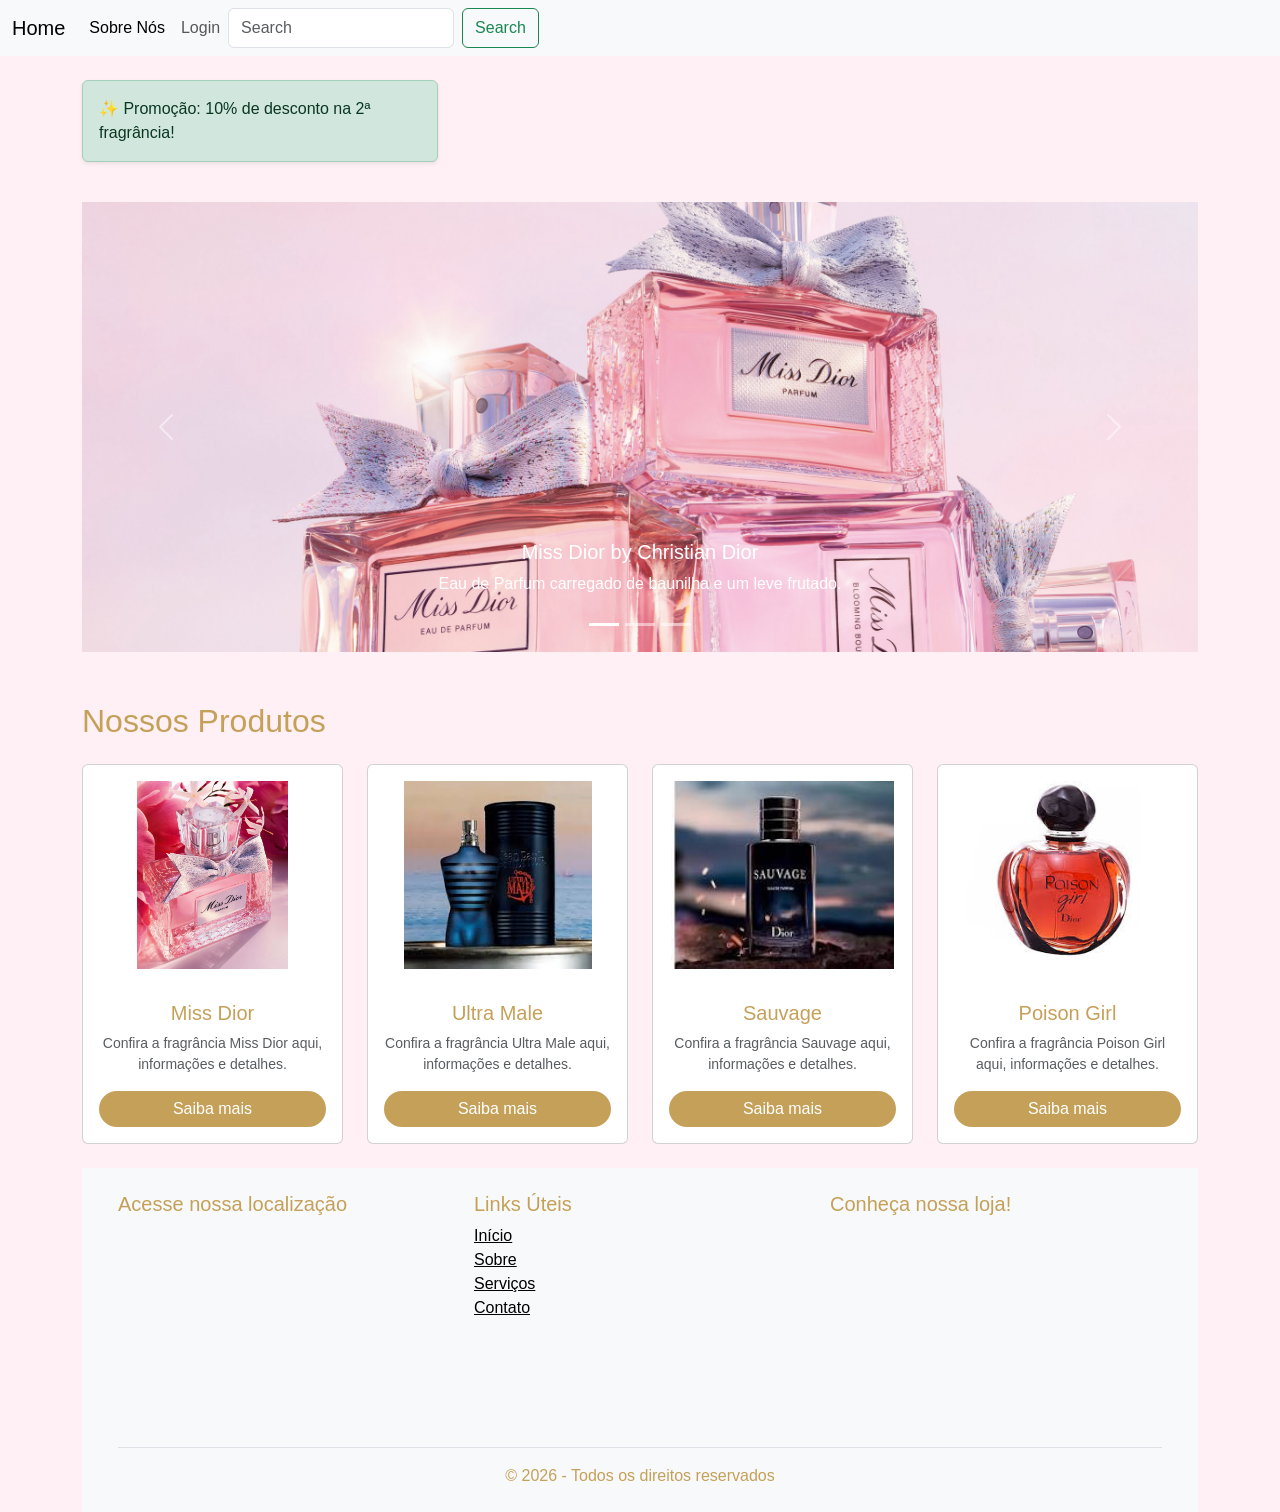
<file: index.html>
<!doctype html>
<html lang="pt-br">
  <head>
    <meta charset="UTF-8" />
    <meta name="viewport" content="width=device-width, initial-scale=1.0" />
    <title></title>
    <link
      href="https://cdn.jsdelivr.net/npm/bootstrap@5.3.8/dist/css/bootstrap.min.css"
      rel="stylesheet"
    />
    <link rel="stylesheet" href="estilo.css" />
  </head>
  <body>
     <nav class="navbar navbar-expand-lg bg-body-tertiary">
  <div class="container-fluid">
    <a class="navbar-brand" href="index.html">Home</a>
    <button class="navbar-toggler" type="button" data-bs-toggle="collapse" data-bs-target="#navbarSupportedContent" aria-controls="navbarSupportedContent" aria-expanded="false" aria-label="Toggle navigation">
      <span class="navbar-toggler-icon"></span>
    </button>
    <div class="collapse navbar-collapse" id="navbarSupportedContent">
      <ul class="navbar-nav me-auto mb-2 mb-lg-0">
        <li class="nav-item">
          <a class="nav-link active" aria-current="page" href="sobrenos.html">Sobre Nós</a>
        </li>
        <li class="nav-item">
          <a class="nav-link" href="contato.html">Login</a>
        </li>
      <form class="d-flex" role="search">
        <input class="form-control me-2" type="search" placeholder="Search" aria-label="Search"/>
        <button class="btn btn-outline-success" type="submit">Search</button>
      </form>
    </div>
  </div>
</nav>

    <div class="container mt-4">
        
        <div class="row mb-4">
            <div class="col-md-6 col-lg-4">
                <div class="alert alert-success shadow-sm" role="alert">
                    ✨ Promoção: 10% de desconto na 2ª fragrância!
                </div>
            </div>
        </div>

<div id="carouselExampleCaptions" class="carousel slide">
  <div class="carousel-indicators">
    <button type="button" data-bs-target="#carouselExampleCaptions" data-bs-slide-to="0" class="active" aria-current="true" aria-label="Slide 1"></button>
    <button type="button" data-bs-target="#carouselExampleCaptions" data-bs-slide-to="1" aria-label="Slide 2"></button>
    <button type="button" data-bs-target="#carouselExampleCaptions" data-bs-slide-to="2" aria-label="Slide 3"></button>
  </div>
  <div class="carousel-inner">
    <div class="carousel-item active">
      <img src="Miss.jpg" class="d-block w-100" alt="...">
      <div class="carousel-caption d-none d-md-block">
        <h5>Miss Dior by Christian Dior</h5>
        <p>Eau de Parfum carregado de baunilha e um leve frutado.</p>
      </div>
    </div>
    <div class="carousel-item">
      <img src="Rouge.jfif" class="d-block w-100" alt="...">
      <div class="carousel-caption d-none d-md-block">
        <h5>L'Interdit by Givenchy</h5>
        <p>Eau de Parfum sensual e marcante pelas notas de hibisco.</p>
      </div>
    </div>
    <div class="carousel-item">
      <img src="Gentleman-givenhcy.png" class="d-block w-100" alt="...">
      <div class="carousel-caption d-none d-md-block">
        <h5>Gentleman by Givenchy</h5>
        <p>Eau de Parfum masculino, cheio de atitude e romantismo.</p>
      </div>
    </div>
  </div>
  <button class="carousel-control-prev" type="button" data-bs-target="#carouselExampleCaptions" data-bs-slide="prev">
    <span class="carousel-control-prev-icon" aria-hidden="true"></span>
    <span class="visually-hidden">Previous</span>
  </button>
  <button class="carousel-control-next" type="button" data-bs-target="#carouselExampleCaptions" data-bs-slide="next">
    <span class="carousel-control-next-icon" aria-hidden="true"></span>
    <span class="visually-hidden">Next</span>
  </button>
</div>

        <h2 class="mb-4">Nossos Produtos</h2>

        <div class="row row-cols-1 row-cols-md-2 row-cols-lg-4 g-4">
            
            <div class="col">
                <div class="card h-100 product-card">
                    <img src="Perfume Miss.jpg" class="card-img-top p-3" alt="Miss Dior">
                    <div class="card-body d-flex flex-column">
                        <h5 class="card-title text-center">Miss Dior</h5>
                        <p class="card-text text-muted text-center small">Confira a fragrância Miss Dior aqui, informações e detalhes.</p>
                        <a href="#" class="btn btn-primary mt-auto">Saiba mais</a>
                    </div>
                </div>
            </div>

            <div class="col">
                <div class="card h-100 product-card">
                    <img src="Ultramale.jfif" class="card-img-top p-3" alt="Ultra Men">
                    <div class="card-body d-flex flex-column">
                        <h5 class="card-title text-center">Ultra Male</h5>
                        <p class="card-text text-muted text-center small">Confira a fragrância Ultra Male aqui, informações e detalhes.</p>
                        <a href="#" class="btn btn-primary mt-auto">Saiba mais</a>
                    </div>
                </div>
            </div>

            <div class="col">
                <div class="card h-100 product-card">
                    <img src="Sauvageperfume.jfif" class="card-img-top p-3" alt="Miss Dior">
                    <div class="card-body d-flex flex-column">
                        <h5 class="card-title text-center">Sauvage</h5>
                        <p class="card-text text-muted text-center small">Confira a fragrância Sauvage aqui, informações e detalhes.</p>
                        <a href="#" class="btn btn-primary mt-auto">Saiba mais</a>
                    </div>
                </div>
            </div>

            <div class="col">
                <div class="card h-100 product-card">
                    <img src="Poisongirl.jfif" class="card-img-top p-3" alt="Ultra Men">
                    <div class="card-body d-flex flex-column">
                        <h5 class="card-title text-center">Poison Girl</h5>
                        <p class="card-text text-muted text-center small">Confira a fragrância Poison Girl aqui, informações e detalhes.</p>
                        <a href="#" class="btn btn-primary mt-auto">Saiba mais</a>
                    </div>
                </div>
            </div>
          </div>
 <footer class="bg-light text-decoration-none mt-4 p-4">
    <div class="container">
      <div class="row">
        <!-- Coluna 1 - Mapa -->
        <div class="col-md-4 col-sm-12">
          <h5>Acesse nossa localização</h5>
          <iframe src="https://www.google.com/maps/embed?pb=!1m18!1m12!1m3!1d14626.228437294429!2d-46.69869685890738!3d-23.58434494503732!2m3!1f0!2f0!3f0!3m2!1i1024!2i768!4f13.1!3m3!1m2!1s0x94ce572fba544f3b%3A0xfcf4d2a04243df71!2sNeeche%20Haute%20Parfumerie!5e0!3m2!1spt-BR!2sbr!4v1777632542268!5m2!1spt-BR!2sbr" width="330" height="200" style="border:0;" allowfullscreen="" loading="lazy" referrerpolicy="no-referrer-when-downgrade"></iframe>
        </div>

        <!-- Coluna 2 - Links -->
        <div class="col-md-4 col-sm-12">
          <h5>Links Úteis</h5>
          <ul class="list-unstyled">
            <li><a href="index.html" class="text-body-emphasis text-decoration-underline">Início</a></li>
            <li><a href="sobre.html" class="text-body-emphasis text-decoration-underline">Sobre</a></li>
            <li><a href="servicos.html" class="text-body-emphasis text-decoration-underline">Serviços</a></li>
            <li><a href="contato.html" class="text-body-emphasis text-decoration-underline">Contato</a></li>
          </ul>
        </div>

        <!-- Coluna 3 - Vídeo -->
        <div class="col-md-4 col-sm-12">
          <h5>Conheça nossa loja!</h5>
          <iframe width="100%" height="200" src="https://www.youtube.com/embed/fneBRdDQA6A?si=FUN9KzU4Dz1KDFvy&amp;controls=0" title="YouTube video player" frameborder="0" allow="accelerometer; autoplay; clipboard-write; encrypted-media; gyroscope; picture-in-picture; web-share" referrerpolicy="strict-origin-when-cross-origin" allowfullscreen></iframe>
        </div>

      </div>

      <!-- Linha inferior -->
      <div class="text-center border-top pt-3 mt-3">
        <p class="mb-0">&copy; 2026 - Todos os direitos reservados</p>
      </div>
    </div>
</footer>

<script src="https://cdn.jsdelivr.net/npm/bootstrap@5.3.3/dist/js/bootstrap.bundle.min.js"></script>
</body>
</html>
</file>
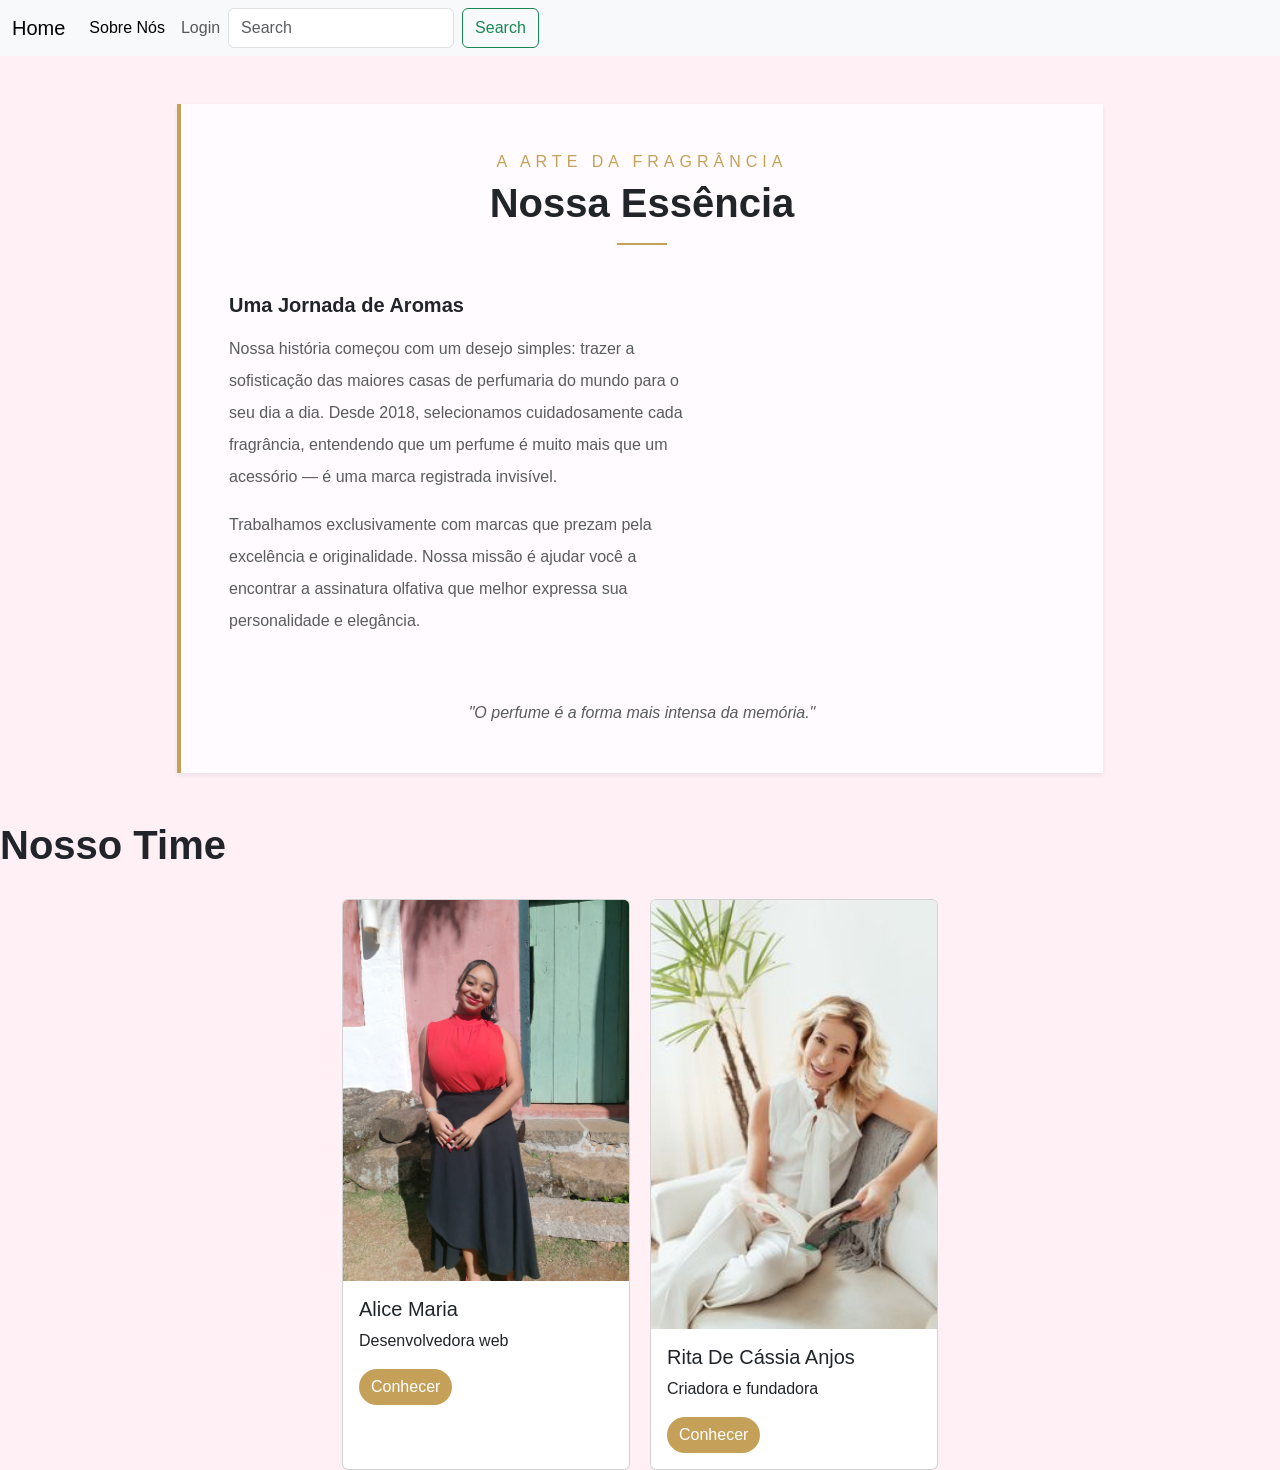
<file: sobrenos.html>
<!doctype html>
<html lang="pt-br">
  <head>
    <meta charset="UTF-8" />
    <meta name="viewport" content="width=device-width, initial-scale=1.0" />
    <title></title>
    <link
      href="https://cdn.jsdelivr.net/npm/bootstrap@5.3.8/dist/css/bootstrap.min.css"
      rel="stylesheet"
    />
    <link rel="stylesheet" href="estilo2.css" />
  </head>
  <body>

     <nav class="navbar navbar-expand-lg bg-body-tertiary">
  <div class="container-fluid">
    <a class="navbar-brand" href="index.html">Home</a>
    <button class="navbar-toggler" type="button" data-bs-toggle="collapse" data-bs-target="#navbarSupportedContent" aria-controls="navbarSupportedContent" aria-expanded="false" aria-label="Toggle navigation">
      <span class="navbar-toggler-icon"></span>
    </button>
    <div class="collapse navbar-collapse" id="navbarSupportedContent">
      <ul class="navbar-nav me-auto mb-2 mb-lg-0">
        <li class="nav-item">
          <a class="nav-link active" aria-current="page" href="sobrenos.html">Sobre Nós</a>
        </li>
        <li class="nav-item">
          <a class="nav-link" href="contato.html">Login</a>
        </li>
      <form class="d-flex" role="search">
        <input class="form-control me-2" type="search" placeholder="Search" aria-label="Search"/>
        <button class="btn btn-outline-success" type="submit">Search</button>
      </form>
    </div>
  </div>
</nav>


<section class="container my-5">
    <div class="row justify-content-center">
        <div class="col-lg-10">
            <div class="p-5 shadow-sm border-start border-4" style="background-color: #fffbff; border-color: #c5a059 !important;">
                
                <div class="text-center mb-5">
                    <h6 class="text-uppercase fw-lighter mb-2" style="letter-spacing: 5px; color: #c5a059;">A Arte da Fragrância</h6>
                    <h2 class="display-6 fw-bold text-dark">Nossa Essência</h2>
                    <hr class="mx-auto" style="width: 50px; border-top: 2px solid #c5a059; opacity: 1;">
                </div>

                <div class="row g-5">
                    <div class="col-md-7">
                        <h4 class="h5 fw-bold mb-3 text-dark">Uma Jornada de Aromas</h4>
                        <p class="text-muted lh-lg">
                            Nossa história começou com um desejo simples: trazer a sofisticação das maiores casas de perfumaria do mundo para o seu dia a dia. Desde 2018, selecionamos cuidadosamente cada fragrância, entendendo que um perfume é muito mais que um acessório — é uma marca registrada invisível.
                        </p>
                        <p class="text-muted lh-lg">
                            Trabalhamos exclusivamente com marcas que prezam pela excelência e originalidade. Nossa missão é ajudar você a encontrar a assinatura olfativa que melhor expressa sua personalidade e elegância.
                        </p>
                    </div>
                </div>

                <div class="mt-5 text-center italic">
                    <p class="mb-0 text-muted fst-italic">"O perfume é a forma mais intensa da memória."</p>
                </div>

            </div>
        </div>
    </div>
</section>

 <h2 class="display-6 fw-bold text-dark">Nosso Time</h2>
<div class="container">
    <div class="card" style="width: 18rem;">
  <img src="Aliceimg.jpeg" class="card-img-top" alt="...">
  <div class="card-body">
    <h5 class="card-title">Alice Maria</h5>
    <p class="card-text">Desenvolvedora web</p>
    <a href="#" class="btn btn-primary">Conhecer</a>
  </div>
    </div>

<div class="card" style="width: 18rem;">
  <img src="Mulher3.jpg" class="card-img-top" alt="...">
  <div class="card-body">
    <h5 class="card-title">Rita De Cássia Anjos</h5>
    <p class="card-text">Criadora e fundadora</p>
    <a href="#" class="btn btn-primary">Conhecer</a>
  </div>
</div>
</div>
</body>
</html>
</file>
<file: estilo.css>
navbar {
    color: #C5A059;
}

body {
    background-color: #FFF0F5; 
    color: #C5A059; 
    font-family: 'Arial', sans-serif; 
}


.product-card img {
    height: 220px;
    object-fit: contain; 
    transition: transform 0.3s ease;
}
.card-title.text-center {
    text-align: center;
    color: #C5A059; 
}

.product-card:hover {
    transform: translateY(-5px);
    box-shadow: 0 10px 20px rgba(0,0,0,0.1);
}

.product-card:hover img {
    transform: scale(1.05);
}

/* Padronização dos botões */
.btn-primary {
    background-color: #C5A059;
    border: none;
    border-radius: 20px; 
}

.btn-primary:hover {
    background-color: #C5A059;
}

.btn-success {
    background-color: #C5A059;
    border: none;
    border-radius: 10px; 
}

.btn-warning {
    background-color: #C5A059;
    border: none;
    border-radius: 10px;
    color: #FFF0F5;
}

.btn-danger {
    background-color: #C5A059;
    border: none;
    border-radius: 10px; 
}

/* Ajusta o tamanho do carrossel para não invadir os produtos */
.carousel-inner img {
    height: 450px; 
    object-fit: cover; 
}

#carouselExampleCaptions {
    margin-bottom: 50px;
}

.bg-gradient text-black mt-4 p-4 {
    background-color: #C5A059;
    color: #FFF0F5;
    padding: 20px 0;
}
</file>
<file: estilo2.css>
navbar {
    color: #C5A059;
}

body {
    background-color: #FFF0F5; 
    color: #C5A059; 
    font-family: 'Arial', sans-serif; 
}


.product-card img {
    height: 220px;
    object-fit: contain; 
    transition: transform 0.3s ease;
}
.card-title.text-center {
    text-align: center;
    color: #C5A059; 
}

.product-card:hover {
    transform: translateY(-5px);
    box-shadow: 0 10px 20px rgba(0,0,0,0.1);
}

.product-card:hover img {
    transform: scale(1.05);
}

/* Padronização dos botões */
.btn-primary {
    background-color: #C5A059;
    border: none;
    border-radius: 20px; 
}

.btn-primary:hover {
    background-color: #C5A059;
}

/* Ajusta o tamanho do carrossel para não invadir os produtos */
.carousel-inner img {
    height: 450px; 
    object-fit: cover; 
}

#carouselExampleCaptions {
    margin-bottom: 50px;
}

.card {
    align-content: center;
}

.container {
    display: flex;
    justify-content: center;
    gap: 20px; 
    margin-top: 30px; 
}
</file>
